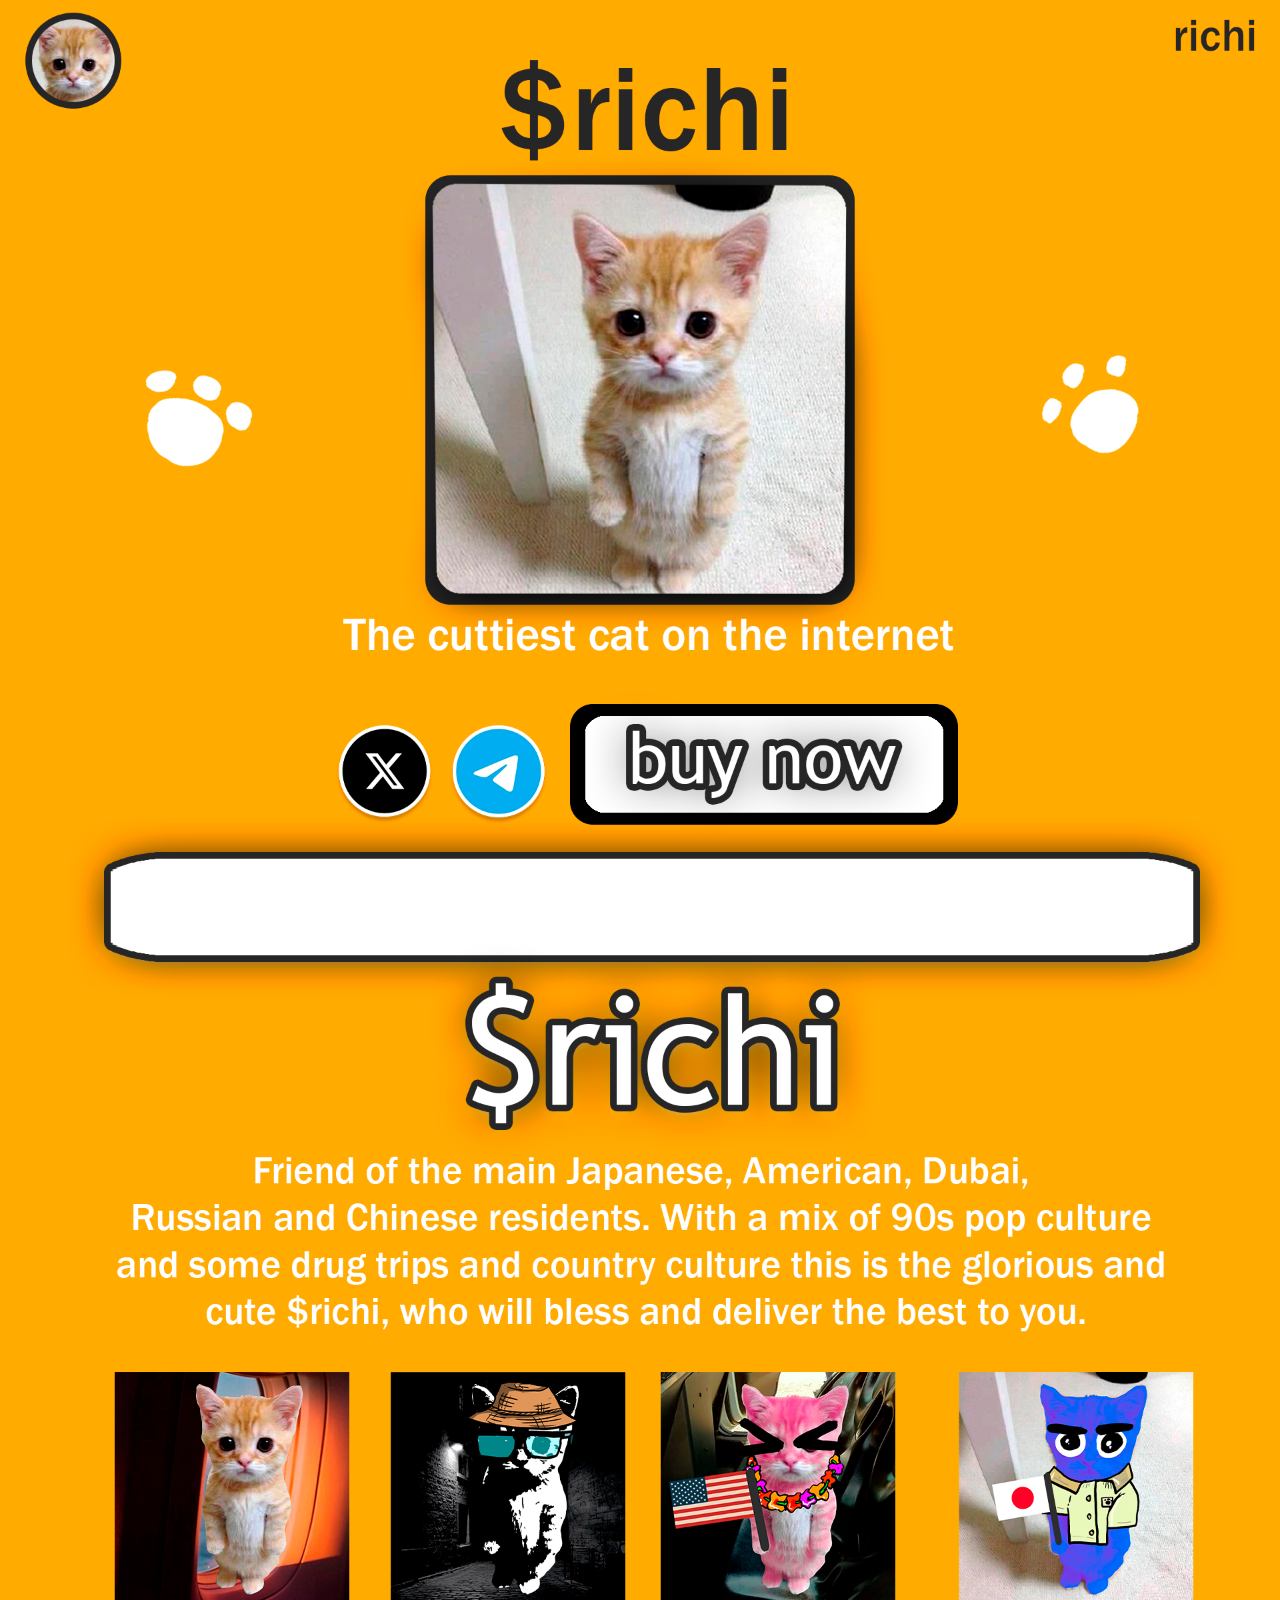
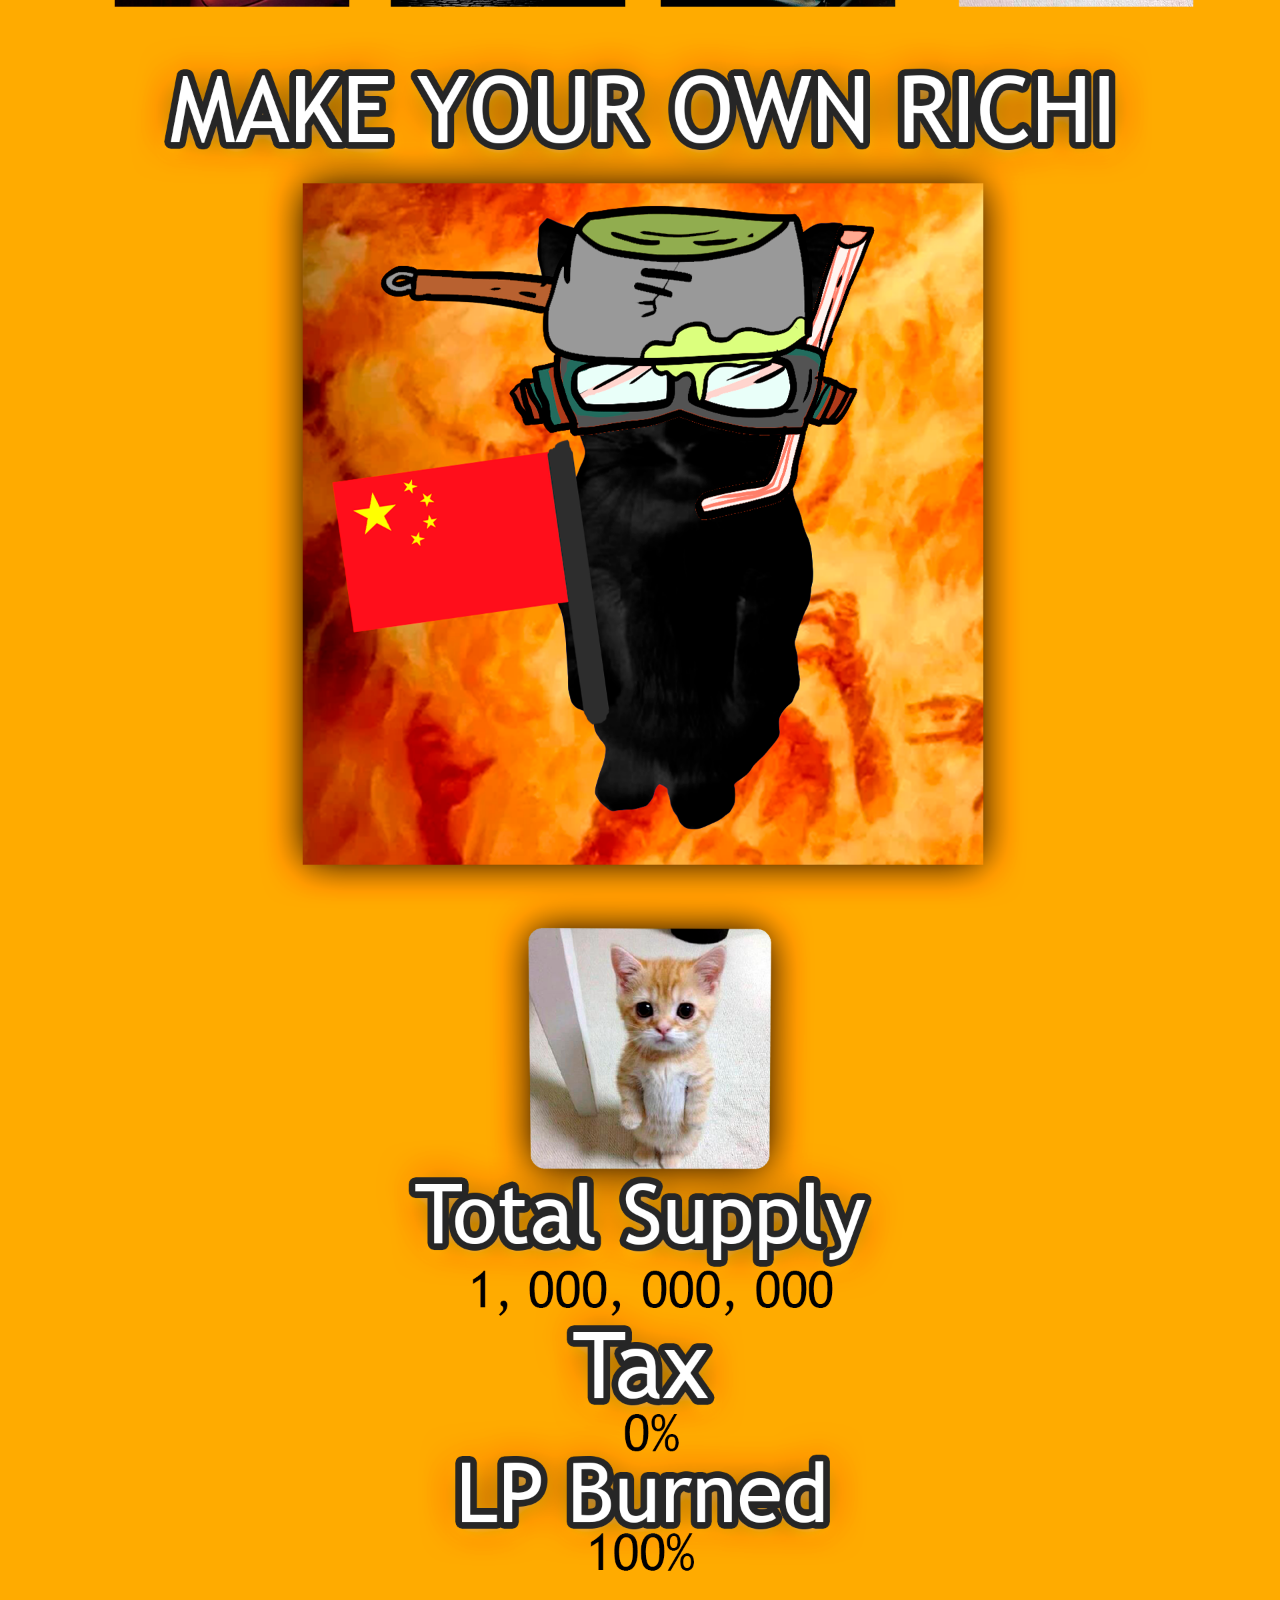
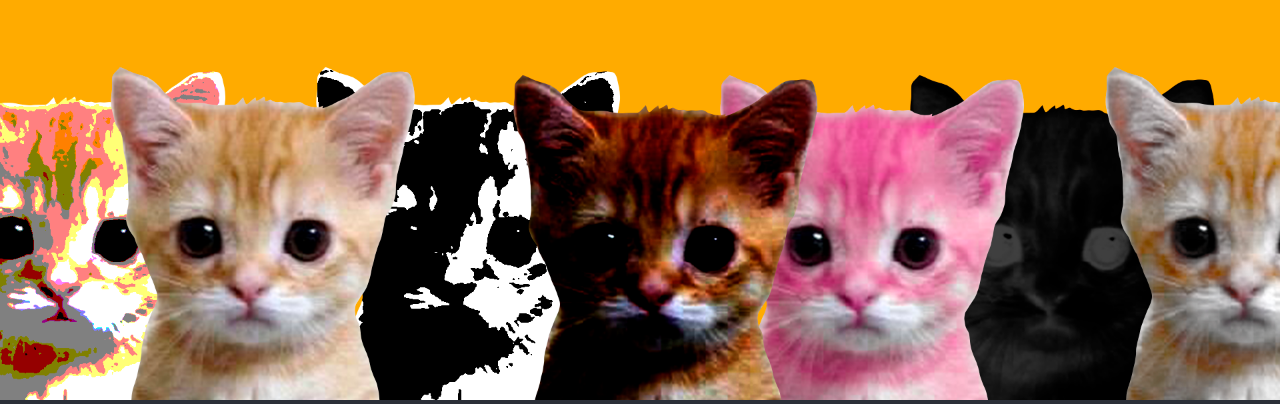
<file: index.html>
<!DOCTYPE html>
<html lang="en">
  <head>
    <meta charset="UTF-8" />
    <meta name="viewport" content="width=device-width, initial-scale=1.0" />
    <link rel="stylesheet" href="/assets/page2/css/style.css" />
    <title>$Richi</title>
  </head>
  <body>
    <img src="/assets/richisite.png" usemap="image-map" />

    <a
      target="_blank"
      href="https://x.com/richisolanacoin"
      class="box"
      id="box1"
    ></a>
    <a
      target="_blank"
      href="https://t.me/richicatsolportal"
      class="box"
      id="box2"
    ></a>
    <a
      href="https://dexscreener.com/solana/6dpjrep1rnjqm2gts8gktv5uhp3lgwg93b8gsrarrtjl"
      class="box"
      id="box3"
    ></a>
    <a href="/make-richi.html" class="box" id="box4"></a>

    <map name="image-map">
      <area
        id="area1"
        target=""
        alt="twitter"
        title="twitter"
        href=""
        coords="494,1092,643,1223"
        shape="rect"
      />
      <area
        id="area2"
        target=""
        alt="telegram"
        title="telegram"
        href=""
        coords="677,1091,806,1220"
        shape="rect"
      />
      <area
        id="area3"
        target=""
        alt="buy now"
        title="buy now"
        href=""
        coords="859,1071,1441,1234"
        shape="rect"
      />
      <area
        id="area4"
        target=""
        alt="make your own richi"
        title="make your own richi"
        href=""
        coords="211,2473,1731,2636"
        shape="rect"
      />
    </map>

    <script
      src="https://code.jquery.com/jquery-3.6.4.slim.min.js"
      integrity="sha256-a2yjHM4jnF9f54xUQakjZGaqYs/V1CYvWpoqZzC2/Bw="
      crossorigin="anonymous"
    ></script>
    <script src="/assets/page2/js/rwdImageMaps.js"></script>
    <script>
      $(document).ready(function (e) {
        $("img[usemap]").rwdImageMaps();
      });
    </script>
    <script src="/assets/page2/js/app.js"></script>
  </body>
</html>
</file>
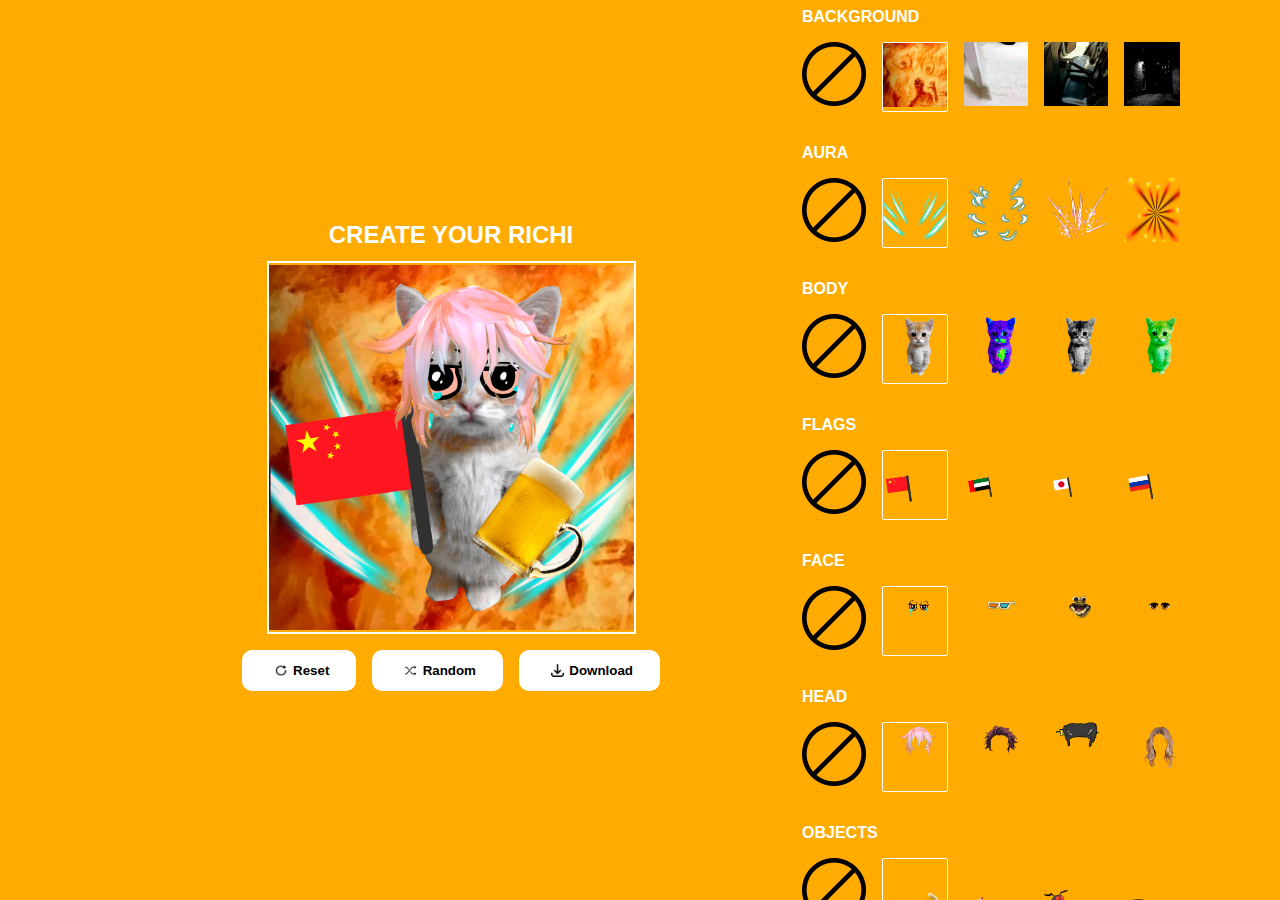
<file: make-richi.html>
<!DOCTYPE html>
<html lang="en">
  <head>
    <meta charset="UTF-8" />
    <meta name="viewport" content="width=device-width, initial-scale=1.0" />
    <link rel="stylesheet" href="/assets/css/style.css" />
    <title>$Richi</title>
  </head>
  <body>
    <div class="container main">
      <div class="meme-wrap">
        <h2 class="title">create your richi</h2>
        <canvas width="100" height="100" id="canvas" class="canvas"></canvas>
        <div class="buttons">
          <button class="reset" onclick="reset()">
            <img src="/assets/icons/reset.png" alt="" srcset="" />
            Reset
          </button>
          <button class="random" onclick="randomize()">
            <img src="/assets/icons/shuffle.png" alt="" srcset="" />
            Random
          </button>
          <button class="download" onclick="download()">
            <img src="/assets/icons/downloads.png" alt="" srcset="" />
            Download
          </button>
        </div>
      </div>
      <div class="controllers-wrap">
        <!-- background -->
        <h4>Background</h4>
        <div class="slide backgrounds" id="bgSlide">
          <div class="item">
            <img src="/assets/icons/ban.png" alt="" srcset="" />
          </div>
          <div class="item active">
            <img src="/assets/TRAITS/bg-1.png" alt="" srcset="" />
          </div>
          <div class="item">
            <img id="testtImg" src="/assets/TRAITS/bg-2.png" alt="" srcset="" />
          </div>
          <div class="item">
            <img src="/assets/TRAITS/bg-3.png" alt="" srcset="" />
          </div>
          <div class="item">
            <img src="/assets/TRAITS/bg-4.png" alt="" srcset="" />
          </div>
          <div class="item">
            <img src="/assets/TRAITS/bg-5.png" alt="" srcset="" />
          </div>
          <div class="item">
            <img src="/assets/TRAITS/bg-6.png" alt="" srcset="" />
          </div>
          <div class="item">
            <img src="/assets/TRAITS/bg-7.png" alt="" srcset="" />
          </div>
          <div class="item">
            <img src="/assets/TRAITS/bg-8.png" alt="" srcset="" />
          </div>
          <div class="item">
            <img src="/assets/TRAITS/bg-9.png" alt="" srcset="" />
          </div>
          <div class="item">
            <img src="/assets/TRAITS/bg-10.png" alt="" srcset="" />
          </div>
          <div class="item">
            <img src="/assets/TRAITS/bg-11.png" alt="" srcset="" />
          </div>
          <div class="item">
            <img src="/assets/TRAITS/bg-12.png" alt="" srcset="" />
          </div>
          <div class="item">
            <img src="/assets/TRAITS/bg-13.png" alt="" srcset="" />
          </div>
          <div class="item">
            <img src="/assets/TRAITS/bg-14.png" alt="" srcset="" />
          </div>
        </div>

        <h4>Aura</h4>
        <div class="slide auras" id="bgSlide">
          <div class="item">
            <img src="/assets/icons/ban.png" alt="" srcset="" />
          </div>
          <div class="item active">
            <img src="/assets/TRAITS/aura-1.png" alt="" srcset="" />
          </div>
          <div class="item">
            <img src="/assets/TRAITS/aura-2.png" alt="" srcset="" />
          </div>
          <div class="item">
            <img src="/assets/TRAITS/aura-3.png" alt="" srcset="" />
          </div>
          <div class="item">
            <img src="/assets/TRAITS/aura-4.png" alt="" srcset="" />
          </div>
          <div class="item">
            <img src="/assets/TRAITS/aura-5.png" alt="" srcset="" />
          </div>
          <div class="item">
            <img src="/assets/TRAITS/aura-6.png" alt="" srcset="" />
          </div>
          <div class="item">
            <img src="/assets/TRAITS/aura-7.png" alt="" srcset="" />
          </div>
          <div class="item">
            <img src="/assets/TRAITS/aura-8.png" alt="" srcset="" />
          </div>
          <div class="item">
            <img src="/assets/TRAITS/aura-9.png" alt="" srcset="" />
          </div>
          <div class="item">
            <img src="/assets/TRAITS/aura-10.png" alt="" srcset="" />
          </div>
          <div class="item">
            <img src="/assets/TRAITS/aura-11.png" alt="" srcset="" />
          </div>
          <div class="item">
            <img src="/assets/TRAITS/aura-12.png" alt="" srcset="" />
          </div>
        </div>

        <h4>Body</h4>
        <div class="slide bodies" id="bgSlide">
          <div class="item">
            <img src="/assets/icons/ban.png" alt="" srcset="" />
          </div>
          <div class="item active">
            <img src="/assets/TRAITS/body-bitcolor.png" alt="" srcset="" />
          </div>
          <div class="item">
            <img src="/assets/TRAITS/body-blacklight.png" alt="" srcset="" />
          </div>
          <div class="item">
            <img src="/assets/TRAITS/body-blackwhite.png" alt="" srcset="" />
          </div>
          <div class="item">
            <img src="/assets/TRAITS/body-chromacat.png" alt="" srcset="" />
          </div>
          <div class="item">
            <img src="/assets/TRAITS/body-dark.png" alt="" srcset="" />
          </div>
          <div class="item">
            <img src="/assets/TRAITS/body-invert.png" alt="" srcset="" />
          </div>
          <div class="item">
            <img src="/assets/TRAITS/body-light.png" alt="" srcset="" />
          </div>
          <div class="item">
            <img src="/assets/TRAITS/body-main.png" alt="" srcset="" />
          </div>
          <div class="item">
            <img src="/assets/TRAITS/body-pinkenergy.png" alt="" srcset="" />
          </div>
          <div class="item">
            <img src="/assets/TRAITS/body-purple.png" alt="" srcset="" />
          </div>
          <div class="item">
            <img src="/assets/TRAITS/body-pinkfur.png" alt="" srcset="" />
          </div>
          <div class="item">
            <img src="/assets/TRAITS/body-pinklighting.png" alt="" srcset="" />
          </div>
          <div class="item">
            <img src="/assets/TRAITS/body-purple.png" alt="" srcset="" />
          </div>
          <div class="item">
            <img src="/assets/TRAITS/body-roschac.png" alt="" srcset="" />
          </div>
          <div class="item">
            <img src="/assets/TRAITS/body-satura.png" alt="" srcset="" />
          </div>
          <div class="item">
            <img src="/assets/TRAITS/body-shadow.png" alt="" srcset="" />
          </div>
        </div>

        <h4>Flags</h4>
        <div class="slide flags" id="bgSlide">
          <div class="item">
            <img src="/assets/icons/ban.png" alt="" srcset="" />
          </div>
          <div class="item active">
            <img src="/assets/TRAITS/flags-china.png" alt="" srcset="" />
          </div>
          <div class="item">
            <img src="/assets/TRAITS/flags-dubai.png" alt="" srcset="" />
          </div>
          <div class="item">
            <img src="/assets/TRAITS/flags-japan.png" alt="" srcset="" />
          </div>
          <div class="item">
            <img src="/assets/TRAITS/flags-russia.png" alt="" srcset="" />
          </div>
          <div class="item">
            <img src="/assets/TRAITS/flags-usa.png" alt="" srcset="" />
          </div>
        </div>

        <h4>Face</h4>
        <div class="slide faces" id="bgSlide">
          <div class="item">
            <img src="/assets/icons/ban.png" alt="" srcset="" />
          </div>
          <div class="item active">
            <img src="/assets/TRAITS/eyes-sad.png" alt="" srcset="" />
          </div>
          <div class="item">
            <img src="/assets/TRAITS/eyes-3d.png" alt="" srcset="" />
          </div>
          <div class="item">
            <img src="/assets/TRAITS/eyes-shrek.png" alt="" srcset="" />
          </div>
          <div class="item">
            <img src="/assets/TRAITS/eyes-anime1.png" alt="" srcset="" />
          </div>
          <div class="item">
            <img src="/assets/TRAITS/eyes-anime2.png" alt="" srcset="" />
          </div>
          <div class="item">
            <img src="/assets/TRAITS/eyes-anime3.png" alt="" srcset="" />
          </div>
          <div class="item">
            <img src="/assets/TRAITS/eyes-anime4.png" alt="" srcset="" />
          </div>
          <div class="item">
            <img src="/assets/TRAITS/eyes-anime5.png" alt="" srcset="" />
          </div>
          <div class="item">
            <img src="/assets/TRAITS/eyes-big.png" alt="" srcset="" />
          </div>
          <div class="item">
            <img src="/assets/TRAITS/eyes-ciborg.png" alt="" srcset="" />
          </div>
          <div class="item">
            <img src="/assets/TRAITS/eyes-ciborg.png" alt="" srcset="" />
          </div>
          <div class="item">
            <img src="/assets/TRAITS/eyes-ciclope.png" alt="" srcset="" />
          </div>
          <div class="item">
            <img src="/assets/TRAITS/eyes-ciclops.png" alt="" srcset="" />
          </div>
          <div class="item">
            <img src="/assets/TRAITS/eyes-confused.png" alt="" srcset="" />
          </div>
          <div class="item">
            <img
              src="/assets/TRAITS/eyes-eyebrownmoustache.png"
              alt=""
              srcset=""
            />
          </div>
          <div class="item">
            <img src="/assets/TRAITS/eyes-glass.png" alt="" srcset="" />
          </div>
          <div class="item">
            <img src="/assets/TRAITS/eyes-goku.png" alt="" srcset="" />
          </div>
          <div class="item">
            <img src="/assets/TRAITS/eyes-harrypot.png" alt="" srcset="" />
          </div>
          <div class="item">
            <img src="/assets/TRAITS/eyes-horny.png" alt="" srcset="" />
          </div>
          <div class="item">
            <img src="/assets/TRAITS/eyes-illuminati.png" alt="" srcset="" />
          </div>
          <div class="item">
            <img src="/assets/TRAITS/eyes-joji.png" alt="" srcset="" />
          </div>
          <div class="item">
            <img src="/assets/TRAITS/eyes-leaving.png" alt="" srcset="" />
          </div>
          <div class="item">
            <img src="/assets/TRAITS/eyes-pinkwindow.png" alt="" srcset="" />
          </div>
          <div class="item">
            <img src="/assets/TRAITS/eyes-round.png" alt="" srcset="" />
          </div>
          <div class="item">
            <img src="/assets/TRAITS/eyes-sad.png" alt="" srcset="" />
          </div>
          <div class="item">
            <img src="/assets/TRAITS/eyes-shrek.png" alt="" srcset="" />
          </div>
          <div class="item">
            <img src="/assets/TRAITS/eyes-swim.png" alt="" srcset="" />
          </div>
          <div class="item">
            <img src="/assets/TRAITS/eyes-tomas.png" alt="" srcset="" />
          </div>
          <div class="item">
            <img src="/assets/TRAITS/eyes-trollface.png" alt="" srcset="" />
          </div>
          <div class="item">
            <img src="/assets/TRAITS/eyes-trollfaceexe.png" alt="" srcset="" />
          </div>
          <div class="item">
            <img src="/assets/TRAITS/eyes-turndown.png" alt="" srcset="" />
          </div>
          <div class="item">
            <img src="/assets/TRAITS/eyes-uwu.png" alt="" srcset="" />
          </div>
          <div class="item">
            <img src="/assets/TRAITS/eyes-wut.png" alt="" srcset="" />
          </div>
          <div class="item">
            <img src="/assets/TRAITS/eyes-yellowglass.png" alt="" srcset="" />
          </div>
        </div>

        <h4>Head</h4>
        <div class="slide heads" id="bgSlide">
          <div class="item">
            <img src="/assets/icons/ban.png" alt="" srcset="" />
          </div>
          <div class="item active">
            <img src="/assets/TRAITS/head-3dpinlk.png" alt="" srcset="" />
          </div>
          <div class="item">
            <img src="/assets/TRAITS/head-animeboy.png" alt="" srcset="" />
          </div>
          <div class="item">
            <img src="/assets/TRAITS/head-blackpower.png" alt="" srcset="" />
          </div>
          <div class="item">
            <img src="/assets/TRAITS/head-blonde.png" alt="" srcset="" />
          </div>
          <div class="item">
            <img src="/assets/TRAITS/head-chinesegirl.png" alt="" srcset="" />
          </div>
          <div class="item">
            <img src="/assets/TRAITS/head-chopsuey.png" alt="" srcset="" />
          </div>
          <div class="item">
            <img src="/assets/TRAITS/head-chunli.png" alt="" srcset="" />
          </div>
          <div class="item">
            <img src="/assets/TRAITS/head-cutemessedup.png" alt="" srcset="" />
          </div>
          <div class="item">
            <img
              src="/assets/TRAITS/head-dirtyunderwear.png"
              alt=""
              srcset=""
            />
          </div>
          <div class="item">
            <img
              src="/assets/TRAITS/head-greenanimehair.png"
              alt=""
              srcset=""
            />
          </div>
          <div class="item">
            <img src="/assets/TRAITS/head-hairman.png" alt="" srcset="" />
          </div>
          <div class="item">
            <img src="/assets/TRAITS/head-hat.png" alt="" srcset="" />
          </div>
          <div class="item">
            <img src="/assets/TRAITS/head-japanese.png" alt="" srcset="" />
          </div>
          <div class="item">
            <img src="/assets/TRAITS/head-joint.png" alt="" srcset="" />
          </div>
          <div class="item">
            <img src="/assets/TRAITS/head-kunglao.png" alt="" srcset="" />
          </div>
          <div class="item">
            <img src="/assets/TRAITS/head-lilgirlflower.png" alt="" srcset="" />
          </div>
          <div class="item">
            <img src="/assets/TRAITS/head-main.png" alt="" srcset="" />
          </div>
          <div class="item">
            <img src="/assets/TRAITS/head-mario.png" alt="" srcset="" />
          </div>
          <div class="item">
            <img src="/assets/TRAITS/head-mickeymouse.png" alt="" srcset="" />
          </div>
          <div class="item">
            <img src="/assets/TRAITS/head-nikebeanie.png" alt="" srcset="" />
          </div>
          <div class="item">
            <img src="/assets/TRAITS/head-pan.png" alt="" srcset="" />
          </div>
          <div class="item">
            <img src="/assets/TRAITS/head-piercing.png" alt="" srcset="" />
          </div>
          <div class="item">
            <img src="/assets/TRAITS/head-pinkgirl.png" alt="" srcset="" />
          </div>
          <div class="item">
            <img src="/assets/TRAITS/head-redcapbeer.png" alt="" srcset="" />
          </div>
          <div class="item">
            <img src="/assets/TRAITS/head-rocklee.png" alt="" srcset="" />
          </div>
          <div class="item">
            <img src="/assets/TRAITS/head-samuraiwoman.png" alt="" srcset="" />
          </div>
          <div class="item">
            <img src="/assets/TRAITS/head-spike.png" alt="" srcset="" />
          </div>
          <div class="item">
            <img src="/assets/TRAITS/head-sushiman.png" alt="" srcset="" />
          </div>
          <div class="item">
            <img src="/assets/TRAITS/head-swimglass.png" alt="" srcset="" />
          </div>
          <div class="item">
            <img src="/assets/TRAITS/head-trasherhat.png" alt="" srcset="" />
          </div>
          <div class="item">
            <img src="/assets/TRAITS/head-white.png" alt="" srcset="" />
          </div>
          <div class="item">
            <img src="/assets/TRAITS/head-xxxx.png" alt="" srcset="" />
          </div>
        </div>

        <h4>Objects</h4>
        <div class="slide objects" id="bgSlide">
          <div class="item">
            <img src="/assets/icons/ban.png" alt="" srcset="" />
          </div>
          <div class="item active">
            <img src="/assets/TRAITS/obj-beer.png" alt="" srcset="" />
          </div>
          <div class="item">
            <img src="/assets/TRAITS/obj-coke.png" alt="" srcset="" />
          </div>
          <div class="item">
            <img src="/assets/TRAITS/obj-couragedog.png" alt="" srcset="" />
          </div>
          <div class="item">
            <img src="/assets/TRAITS/obj-dexter.png" alt="" srcset="" />
          </div>
          <div class="item">
            <img src="/assets/TRAITS/obj-grass.png" alt="" srcset="" />
          </div>
          <div class="item">
            <img src="/assets/TRAITS/obj-rtx.png" alt="" srcset="" />
          </div>
          <div class="item">
            <img src="/assets/TRAITS/obj-shrek.png" alt="" srcset="" />
          </div>
        </div>
      </div>
    </div>

    <script src="/assets/js/app.js"></script>
  </body>
</html>
</file>
<file: assets/page2/css/style.css>
* {
    margin: 0;
    padding: 0;
    box-sizing: border-box;
}

body {
    overflow-x: hidden;
    font-family: 'Segoe UI', Tahoma, Geneva, Verdana, sans-serif;
    background-color: #2B2F38;
}


img {
    width: 100%;
    height: 100%;
}

.mobile {
    display: none;
}


.box {
    position: absolute;
    background-color: rgba(255, 29, 29, 0.785);
    animation-name: blink;
    animation-duration: .3s;
    animation-iteration-count: infinite;
    animation-timing-function: ease;
    animation-direction: alternate;
    z-index: 10;
    opacity: .7;
    border-radius: 10px;
    cursor: pointer;
}


@keyframes blink {
    from {
        opacity: .7;
        transform: scale(1);
    }

    to {
        opacity: 0.4;
        transform: scale(1.1);
    }
}

@media screen and (max-width: 1024px) {
    img {
        height: 100vh;
    }

    .mobile {
        display: block;
    }

    .desktop {
        display: none;
    }
}
</file>
<file: assets/css/style.css>
* {
    margin: 0;
    padding: 0;
    box-sizing: border-box;
}

body {
    background-color: #FFAB00;
    font-family: 'Segoe UI', Tahoma, Geneva, Verdana, sans-serif;
}

h1,
h2,
h3,
h4 {
    text-transform: uppercase;
    margin: .5em 0;
    color: rgb(255, 255, 255);

}

canvas {
    border: 2px solid rgb(255, 255, 255);
}

button {
    cursor: pointer;
}

.main {
    width: 100%;
    height: 100%;
}

.container {
    width: 1366px;
    margin: 0 auto;
    height: 100dvh;
}

.main {
    display: flex;
    justify-content: space-between;
    align-items: center;
    width: 100%;
}

.meme-wrap {
    display: flex;
    flex-direction: column;
    justify-content: center;
    align-items: center;
}

.meme-wrap {
    width: 65%;
}

.controllers-wrap {
    width: 35%;
}

.controllers-wrap {
    overflow-y: scroll;
    height: 100dvh;
}

.controllers-wrap::-webkit-scrollbar {
    width: 0;
    height: 0;
    border-radius: 10px;
}

.controllers-wrap::-webkit-scrollbar-track {
    box-shadow: inset 0 0 6px rgba(0, 0, 0, 0.3);
    background-color: #000;
}

.controllers-wrap::-webkit-scrollbar-thumb {
    background-color: rgb(0, 0, 0);
    outline: 1px solid rgb(55, 83, 110);
}

.slide {
    display: flex;
    overflow-x: scroll;
    overflow-y: hidden;
    margin: 1em 0;
}

.slide::-webkit-scrollbar {
    width: .4em;
    height: .4em;
}

.slide::-webkit-scrollbar-track {
    box-shadow: inset 0 0 6px rgba(0, 0, 0, 0.3);
    background-color: #000;
    border-radius: 20px;
}

.slide::-webkit-scrollbar-thumb {
    background-color: rgb(255, 255, 255);
    outline: 1px solid rgb(55, 83, 110);
    border-radius: 20px;
}

.slide .item {
    width: 200px;
    margin-right: 1em;
    margin-bottom: 1em;
}

.slide .item img {
    height: 4em;
    cursor: pointer;
}

.slide .active {
    border: 1px solid rgb(255, 255, 255);
    border-radius: 2px;
}

.buttons {
    display: flex;
    justify-content: center;
    gap: 1em;
    margin-top: 1em;
}

.buttons button {
    padding: 1em 2em;
    background-color: rgb(255, 255, 255);
    border: none;
    border-radius: 10px;
    color: #000;
    font-weight: bold;
    display: flex;
    align-items: center;
}

.buttons img {
    width: 1em;
    margin: 0 .4em;
}


@media screen and (max-width: 1920px) {
    .container {
        width: 1440px;
    }
}

@media screen and (max-width: 1440px) {
    .container {
        width: 1366px;
    }
}

@media screen and (max-width: 1366px) {
    .container {
        width: 1280px;
    }
}

@media screen and (max-width: 1280px) {
    .container {
        width: 1080px;
    }
}

@media screen and (max-width: 1080px) {
    .container {
        width: 768px;
    }
}

@media screen and (max-width: 768px) {
    .container {
        width: 480px;
    }

    .main {
        flex-direction: column;
        justify-content: center;
        flex: 1;
    }

    .meme-wrap {
        height: 60%;
    }

    .controllers-wrap {
        height: 40%;
    }

    .controllers-wrap,
    .meme-wrap {
        width: 100%;
    }

    .title {
        text-align: center;
    }
}

@media screen and (max-width: 480px) {
    .container {
        width: 90%;
    }
}
</file>
